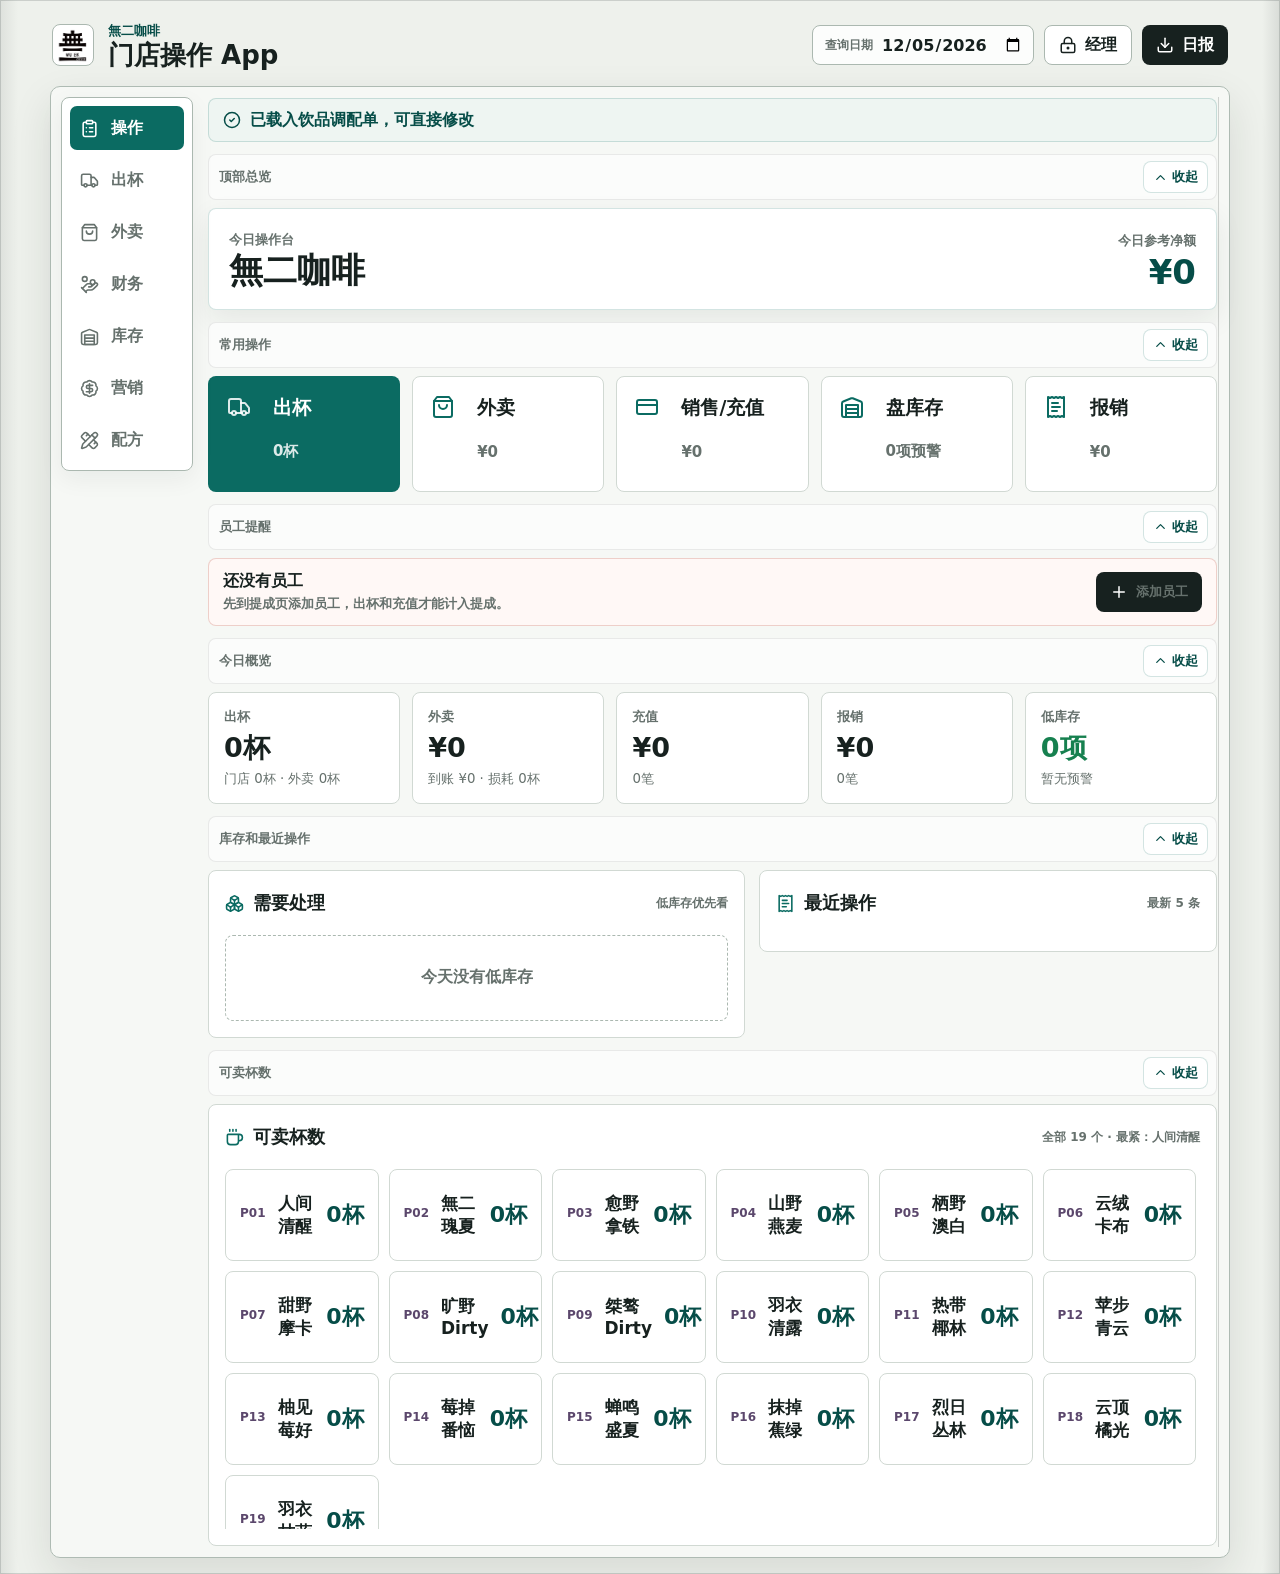
<file: index.html>
<!doctype html>
<html lang="zh-CN">
  <head>
    <meta charset="UTF-8" />
    <meta name="viewport" content="width=device-width, initial-scale=1.0" />
    <meta name="theme-color" content="#0b6b62" />
    <meta name="apple-mobile-web-app-capable" content="yes" />
    <meta name="apple-mobile-web-app-title" content="無二咖啡" />
    <meta name="apple-mobile-web-app-status-bar-style" content="default" />
    <link rel="manifest" href="./manifest.webmanifest" />
    <link rel="icon" href="./app-icon.svg" type="image/svg+xml" />
    <link rel="apple-touch-icon" href="./apple-touch-icon.png" />
    <title>無二咖啡门店操作 App</title>
    <script type="module" crossorigin src="./assets/index-Cb_c80yD.js"></script>
    <link rel="stylesheet" crossorigin href="./assets/index-DgXitWf4.css">
  </head>
  <body>
    <div id="root"></div>
  </body>
</html>
</file>
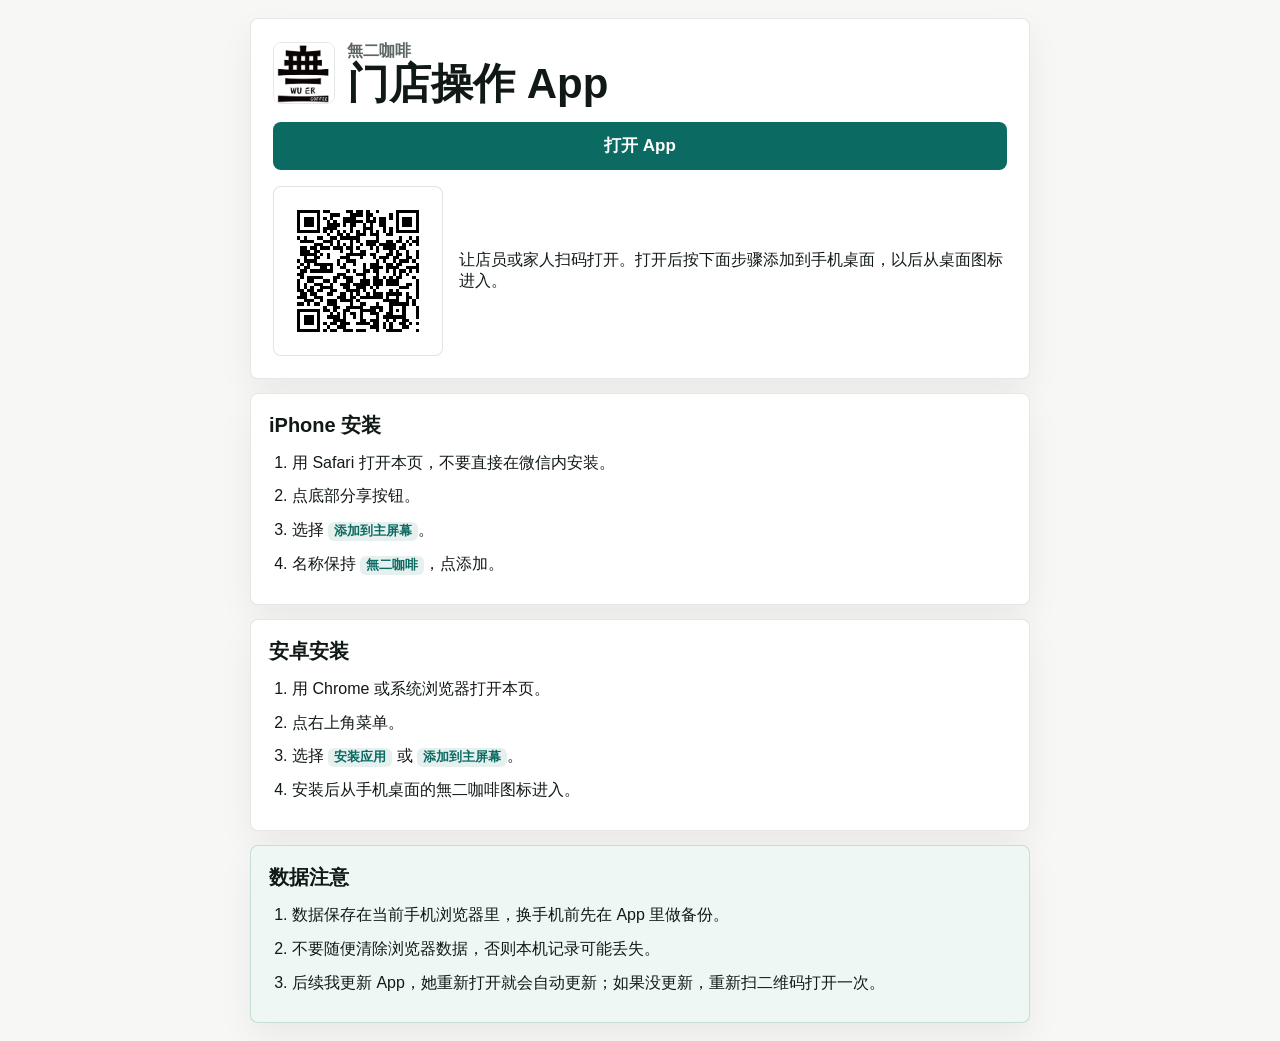
<file: install.html>
<!doctype html>
<html lang="zh-CN">
  <head>
    <meta charset="UTF-8" />
    <meta name="viewport" content="width=device-width, initial-scale=1.0" />
    <meta name="theme-color" content="#0b6b62" />
    <meta name="apple-mobile-web-app-capable" content="yes" />
    <meta name="apple-mobile-web-app-title" content="無二咖啡" />
    <meta name="apple-mobile-web-app-status-bar-style" content="default" />
    <link rel="manifest" href="./manifest.webmanifest" />
    <link rel="icon" href="./app-icon.svg" type="image/svg+xml" />
    <link rel="apple-touch-icon" href="./apple-touch-icon.png" />
    <title>安装無二咖啡 App</title>
    <style>
      :root {
        color: #111916;
        background: #f7f8f5;
        font-family:
          -apple-system, BlinkMacSystemFont, "SF Pro Display", "PingFang SC",
          "Microsoft YaHei", sans-serif;
      }

      * {
        box-sizing: border-box;
      }

      body {
        margin: 0;
        padding: 18px;
      }

      main {
        width: min(780px, 100%);
        margin: 0 auto;
        display: grid;
        gap: 14px;
      }

      .hero,
      .card {
        border: 1px solid rgba(16, 24, 22, 0.1);
        border-radius: 8px;
        background: #fff;
        box-shadow: 0 14px 34px rgba(16, 24, 22, 0.06);
      }

      .hero {
        display: grid;
        gap: 16px;
        padding: 22px;
      }

      .brand {
        display: flex;
        align-items: center;
        gap: 12px;
      }

      .brand img {
        width: 62px;
        height: 62px;
        border: 1px solid rgba(16, 24, 22, 0.1);
        border-radius: 8px;
        object-fit: cover;
      }

      h1,
      h2,
      p {
        margin: 0;
      }

      h1 {
        font-size: clamp(28px, 8vw, 42px);
        line-height: 1.04;
      }

      h2 {
        font-size: 20px;
      }

      .eyebrow,
      small {
        color: #5c6662;
        font-weight: 800;
      }

      .primary-link {
        display: inline-flex;
        min-height: 48px;
        align-items: center;
        justify-content: center;
        border-radius: 8px;
        background: #0b6b62;
        color: #fff;
        font-size: 17px;
        font-weight: 900;
        text-decoration: none;
      }

      .qr-grid {
        display: grid;
        grid-template-columns: 170px 1fr;
        gap: 16px;
        align-items: center;
      }

      .qr-grid img {
        width: 170px;
        height: 170px;
        padding: 10px;
        border: 1px solid rgba(16, 24, 22, 0.12);
        border-radius: 8px;
        background: #fff;
      }

      .card {
        padding: 18px;
      }

      ol {
        margin: 12px 0 0;
        padding-left: 23px;
      }

      li {
        margin: 9px 0;
        line-height: 1.55;
      }

      .note {
        border-color: rgba(11, 107, 98, 0.18);
        background: #eef7f3;
      }

      code {
        border-radius: 6px;
        background: rgba(11, 107, 98, 0.1);
        padding: 2px 6px;
        color: #0b6b62;
        font-weight: 800;
      }

      @media (max-width: 620px) {
        body {
          padding: 12px;
        }

        .hero,
        .card {
          padding: 16px;
        }

        .qr-grid {
          grid-template-columns: 1fr;
        }
      }
    </style>
  </head>
  <body>
    <main>
      <section class="hero">
        <div class="brand">
          <img src="./wuer-logo.jpg" alt="" />
          <div>
            <p class="eyebrow">無二咖啡</p>
            <h1>门店操作 App</h1>
          </div>
        </div>
        <a class="primary-link" href="./?v=app">打开 App</a>
        <div class="qr-grid">
          <img src="./app-qr.svg" alt="無二咖啡 App 二维码" />
          <p>
            让店员或家人扫码打开。打开后按下面步骤添加到手机桌面，以后从桌面图标进入。
          </p>
        </div>
      </section>

      <section class="card">
        <h2>iPhone 安装</h2>
        <ol>
          <li>用 Safari 打开本页，不要直接在微信内安装。</li>
          <li>点底部分享按钮。</li>
          <li>选择 <code>添加到主屏幕</code>。</li>
          <li>名称保持 <code>無二咖啡</code>，点添加。</li>
        </ol>
      </section>

      <section class="card">
        <h2>安卓安装</h2>
        <ol>
          <li>用 Chrome 或系统浏览器打开本页。</li>
          <li>点右上角菜单。</li>
          <li>选择 <code>安装应用</code> 或 <code>添加到主屏幕</code>。</li>
          <li>安装后从手机桌面的無二咖啡图标进入。</li>
        </ol>
      </section>

      <section class="card note">
        <h2>数据注意</h2>
        <ol>
          <li>数据保存在当前手机浏览器里，换手机前先在 App 里做备份。</li>
          <li>不要随便清除浏览器数据，否则本机记录可能丢失。</li>
          <li>后续我更新 App，她重新打开就会自动更新；如果没更新，重新扫二维码打开一次。</li>
        </ol>
      </section>
    </main>
  </body>
</html>
</file>
<file: assets/index-DgXitWf4.css>
:root{color-scheme:light;--ink: #17211f;--muted: #66716d;--line: #d1d9d3;--line-strong: #abb8b0;--page: #eef1ec;--frame-line: #aebbb3;--surface: #ffffff;--surface-tint: #eef5f2;--primary: #0b6b62;--primary-deep: #064d48;--accent: #b94b3c;--amber: #be7a19;--plum: #5b476c;--danger: #bb2f2f;--success: #16804f;--shadow: 0 10px 28px rgba(24, 33, 31, .08);--frame-shadow: 0 16px 42px rgba(24, 33, 31, .11);font-family:Inter,ui-sans-serif,system-ui,-apple-system,BlinkMacSystemFont,Segoe UI,PingFang SC,Microsoft YaHei,sans-serif}*{box-sizing:border-box}body{margin:0;min-width:320px;min-height:100vh;background:linear-gradient(90deg,rgba(24,33,31,.08),transparent 18px,transparent calc(100% - 18px),rgba(24,33,31,.1)),var(--page);color:var(--ink)}button,input,select{font:inherit}button{cursor:pointer}button:disabled{cursor:not-allowed;opacity:.55}.app-shell{min-height:100vh;padding:16px;box-shadow:inset 0 0 0 1px #18211f29}.topbar{display:flex;align-items:center;justify-content:space-between;gap:16px;max-width:1180px;margin:0 auto 12px;padding:6px 2px}.brand-lockup{display:flex;align-items:center;gap:14px}.brand-mark{display:grid;width:42px;height:42px;place-items:center;overflow:hidden;border:1px solid var(--line-strong);border-radius:8px;background:var(--surface);color:var(--primary-deep)}.brand-mark img{width:100%;height:100%;padding:4px;object-fit:contain}.eyebrow{margin:0 0 2px;color:var(--primary-deep);font-size:13px;font-weight:800;letter-spacing:0}h1,h2,p{margin:0}h1{font-size:26px;line-height:1;letter-spacing:0}.topbar-actions,.button-row{display:flex;align-items:center;gap:10px;flex-wrap:wrap}.date-pill,.date-filter,.icon-button,.primary-button,.ghost-icon{display:inline-flex;align-items:center;justify-content:center;min-height:40px;border-radius:8px}.date-pill{padding:0 13px;border:1px solid var(--line-strong);background:#ffffffd6;color:var(--muted);font-weight:750;white-space:nowrap}.date-filter{gap:8px;padding:0 10px 0 12px;border:1px solid var(--line-strong);background:#ffffffd6;white-space:nowrap}.date-filter span{color:var(--muted);font-size:12px;font-weight:850}.date-filter input{width:142px;min-height:34px;border:0;background:transparent;padding:0;color:var(--ink);font-weight:850}.icon-button,.primary-button{gap:8px;padding:0 14px;border:0;background:var(--ink);color:#fff;font-weight:800}.icon-button.quiet{border:1px solid var(--line-strong);background:var(--surface);color:var(--ink)}.owner-live{background:var(--plum)}.owner-login{display:flex;align-items:center;gap:8px}.owner-login input{width:136px;min-height:40px}.owner-login .icon-button{min-height:40px}.backup-file-input{display:none}.primary-button{width:fit-content;background:var(--primary)}.warn-button{background:var(--accent)}.workspace{display:grid;grid-template-columns:132px minmax(0,1fr);gap:14px;max-width:1180px;margin:0 auto;padding:10px;border:1px solid var(--frame-line);border-radius:10px;background:#ffffff75;box-shadow:var(--frame-shadow)}.side-rail{display:flex;flex-direction:column;gap:8px;align-self:start;position:sticky;top:18px;padding:8px;border:1px solid var(--line-strong);border-radius:8px;background:var(--surface);box-shadow:0 8px 24px #18211f0f}.rail-item{display:grid;grid-template-columns:22px 1fr;align-items:center;gap:9px;min-height:44px;padding:0 10px;border:0;border-radius:7px;background:transparent;color:var(--muted);text-align:left;font-weight:800}.rail-item.active{background:var(--primary);color:#fff}.content-area{min-width:0;padding:1px;border-right:1px solid rgba(24,33,31,.18)}.notice-bar{display:flex;align-items:center;gap:9px;min-height:44px;margin-bottom:12px;padding:0 14px;border:1px solid rgba(11,107,98,.18);border-radius:8px;background:var(--surface-tint);color:var(--primary-deep);font-weight:750}.modal-backdrop{position:fixed;z-index:50;inset:0;display:grid;place-items:center;padding:18px;background:#17211f7a}.shipment-success-modal{display:grid;gap:16px;width:min(560px,100%);max-height:calc(100vh - 36px);overflow:auto;padding:20px;border:1px solid rgba(11,107,98,.22);border-radius:8px;background:var(--surface);box-shadow:0 24px 70px #17211f38}.success-header{display:grid;grid-template-columns:52px minmax(0,1fr);align-items:center;gap:12px}.success-mark{display:grid;width:52px;height:52px;place-items:center;border-radius:8px;background:var(--surface-tint);color:var(--success)}.success-header span,.success-summary-grid span,.success-usage-list>span{color:var(--muted);font-size:13px;font-weight:850}.success-header h2{margin-top:3px;font-size:26px;line-height:1.1}.success-summary-grid{display:grid;grid-template-columns:repeat(2,minmax(0,1fr));gap:10px}.success-summary-grid div{display:grid;gap:4px;min-height:62px;padding:12px;border:1px solid var(--line);border-radius:8px;background:#fbfcfb}.success-summary-grid strong{overflow-wrap:anywhere;font-size:17px}.success-usage-list{display:grid;gap:8px}.success-usage-list div{display:flex;flex-wrap:wrap;gap:8px}.success-usage-list b{display:inline-flex;min-height:32px;align-items:center;padding:0 10px;border-radius:999px;background:var(--surface-tint);color:var(--primary-deep);font-size:13px}.success-actions{display:flex;gap:10px;flex-wrap:wrap}.view-stack{display:grid;gap:12px}.layout-module{display:grid;min-width:0;gap:8px}.layout-module.collapsed{gap:0}.module-move-bar{display:flex;align-items:center;justify-content:space-between;gap:10px;min-height:38px;padding:6px 8px 6px 10px;border:1px solid rgba(16,24,22,.08);border-radius:8px;background:#fbfcfb;color:var(--muted)}.layout-module.collapsed .module-move-bar{border-color:#0b6b6238;background:#f4faf7;color:var(--primary-deep)}.module-move-bar span{min-width:0;overflow-wrap:anywhere;font-size:13px;font-weight:850}.module-move-bar div{display:inline-flex;flex:0 0 auto;gap:6px}.mini-move-button{display:inline-flex;align-items:center;justify-content:center;gap:4px;min-height:32px;padding:0 9px;border:1px solid rgba(16,24,22,.12);border-radius:8px;background:var(--surface);color:var(--ink);font-size:12px;font-weight:900}.module-collapse-button{border-color:#0b6b622e;color:var(--primary-deep)}.layout-module.collapsed>:not(.module-move-bar){display:none}.mini-move-button:disabled{cursor:not-allowed;opacity:.38}.operation-hero{display:flex;align-items:flex-end;justify-content:space-between;gap:14px;min-height:96px;padding:20px;border:1px solid rgba(11,107,98,.18);border-radius:8px;background:var(--surface);box-shadow:var(--shadow)}.operation-hero h2{margin-top:4px;font-size:34px;line-height:1.05}.section-kicker,.hero-total span{color:var(--muted);font-size:13px;font-weight:850}.hero-total{display:grid;gap:5px;min-width:160px;text-align:right}.hero-total strong{color:var(--primary-deep);font-size:34px;line-height:1}.operator-board{display:grid;grid-template-columns:repeat(auto-fit,minmax(160px,1fr));gap:12px}.operator-action{display:grid;grid-template-columns:34px 1fr;align-items:start;gap:10px 12px;min-height:116px;padding:18px;border:1px solid var(--line);border-radius:8px;background:var(--surface);color:var(--ink);text-align:left}.operator-action svg{grid-row:span 2;color:var(--primary)}.operator-action span{font-size:19px;font-weight:900}.operator-action strong{grid-column:2;color:var(--muted);font-size:15px;font-weight:800}.operator-action.primary-action{border-color:#0b6b6247;background:var(--primary);color:#fff}.operator-action.primary-action svg,.operator-action.primary-action strong{color:#ffffffdb}.setup-strip{display:flex;align-items:center;justify-content:space-between;gap:12px;min-height:64px;padding:12px 14px;border:1px solid rgba(185,75,60,.24);border-radius:8px;background:#fff8f6}.setup-strip div{display:grid;gap:3px}.setup-strip span{color:var(--muted);font-size:13px;font-weight:750}.metric-grid,.daily-strip{display:grid;grid-template-columns:repeat(4,minmax(0,1fr));gap:12px}.daily-strip{grid-template-columns:repeat(5,minmax(0,1fr))}.metric-card,.panel,.recipe-card,.stock-row,.capacity-tile,.product-button{border:1px solid var(--line);border-radius:8px;background:var(--surface)}.metric-card{display:grid;min-height:112px;align-content:space-between;padding:15px}.metric-card span,.metric-card small,.panel-title span,.stock-row-foot,.movement-row span,.recipe-card p,.product-button small{color:var(--muted)}.metric-card span{font-size:13px;font-weight:850}.metric-card strong{font-size:27px;line-height:1;letter-spacing:0}.metric-card.ok strong{color:var(--success)}.metric-card.warn strong{color:var(--danger)}.two-column{display:grid;grid-template-columns:minmax(0,1.08fr) minmax(340px,.92fr);gap:14px;align-items:start}.panel{min-width:0;padding:16px}.panel-title{display:flex;align-items:center;justify-content:space-between;gap:14px;min-height:34px;margin-bottom:14px}.panel-title div{display:flex;align-items:center;gap:9px;min-width:0}.panel-title svg{color:var(--primary);flex:0 0 auto}.panel-title h2{font-size:18px;line-height:1.15;letter-spacing:0}.panel-title span{font-size:12px;font-weight:750;text-align:right}.stock-list,.movement-list,.recipe-list,.product-list,.recipe-editor{display:grid;gap:10px}.stock-row{padding:13px}.stock-row.low{border-color:#bb2f2f59;background:#fff8f6}.stock-row-main,.stock-row-foot,.movement-row,.recipe-card,.capacity-tile{display:flex;align-items:center;justify-content:space-between;gap:12px}.stock-row-main span,.recipe-card span,.capacity-tile span{display:block;margin-bottom:4px;color:var(--plum);font-size:12px;font-weight:900}.stock-row-main strong{font-size:16px}.stock-row-main b{font-size:20px;white-space:nowrap}.stock-ruler{height:9px;margin:12px 0 9px;overflow:hidden;border-radius:999px;background:#e7ece8}.stock-ruler span{display:block;height:100%;border-radius:inherit;background:linear-gradient(90deg,var(--primary),var(--amber))}.stock-row-foot{font-size:12px;font-weight:750}.movement-row{min-height:56px;padding:10px 0;border-bottom:1px solid var(--line)}.compact-history{margin-top:4px;padding-top:8px;border-top:1px solid var(--line)}.movement-row.detail-button{width:100%;border:0;border-bottom:1px solid var(--line);background:transparent;color:var(--ink);text-align:left}.movement-row.detail-button.active{padding-right:10px;padding-left:10px;border-color:#0b6b6238;border-radius:8px;background:var(--surface-tint)}.movement-row:last-child{border-bottom:0}.movement-row strong,.movement-row span{display:block}.movement-row strong{margin-bottom:3px}.movement-row b{white-space:nowrap}.locked-detail-card,.recharge-detail-card{border:1px solid rgba(11,107,98,.18);border-radius:8px;background:var(--surface-tint)}.locked-detail-card{display:flex;align-items:center;gap:10px;min-height:76px;padding:14px;color:var(--primary-deep)}.locked-detail-card strong,.locked-detail-card span{display:block}.locked-detail-card span{margin-top:3px;color:var(--muted);font-size:12px;font-weight:750}.recharge-detail-card{display:grid;grid-template-columns:repeat(2,minmax(0,1fr));gap:12px;margin-top:12px;padding:14px}.recharge-detail-card div{display:grid;gap:4px;min-width:0}.recharge-detail-card .wide{grid-column:1 / -1}.recharge-detail-card span{color:var(--muted);font-size:12px;font-weight:850}.recharge-detail-card strong{overflow-wrap:anywhere;font-size:15px}.shipment-usage-lines{align-content:start}.shipment-usage-lines strong{padding:7px 9px;border:1px solid var(--line);border-radius:7px;background:#ffffffb3}.detail-actions{display:flex!important;align-items:center;justify-content:space-between}.detail-actions>span{color:var(--muted);font-size:13px;font-weight:800}.danger-action{color:var(--danger)!important}.empty-state{min-height:86px;display:grid;place-items:center;border:1px dashed var(--line-strong);border-radius:8px;color:var(--muted);font-weight:800}.positive{color:var(--success)}.negative,.danger-text{color:var(--danger)}.product-capacity{display:grid;grid-template-columns:repeat(3,minmax(0,1fr));gap:10px}.compact-capacity{grid-template-columns:repeat(6,minmax(0,1fr))}.all-capacity{grid-template-columns:repeat(auto-fill,minmax(138px,1fr));max-height:360px;overflow:auto;padding-right:4px}.capacity-tile{min-height:92px;padding:14px}.compact-capacity .capacity-tile{display:grid;align-content:space-between;min-height:86px;padding:12px}.capacity-tile strong{display:block;font-size:17px}.capacity-tile b{color:var(--primary-deep);font-size:22px;white-space:nowrap}.compact-list .stock-row{padding:12px}.compact-list .stock-ruler{display:none}.compact-list .stock-row-foot{margin-top:8px}.price-sheet-panel{display:grid;gap:4px}.price-sheet-groups{display:grid;gap:12px}.price-sheet-group{display:grid;gap:8px}.price-group-title{display:flex;align-items:center;justify-content:space-between;gap:12px;min-height:32px;padding-bottom:6px;border-bottom:1px solid var(--line)}.price-group-title span{color:var(--muted);font-size:12px;font-weight:800}.price-sheet-list{display:grid;gap:8px}.price-sheet-row{display:grid;grid-template-columns:minmax(180px,1fr) minmax(120px,.32fr) minmax(160px,.45fr);gap:10px;align-items:end;min-height:76px;padding:12px;border:1px solid var(--line);border-radius:8px;background:#fbfcfb}.price-product-cell{display:grid;min-width:0;gap:3px}.price-product-cell span,.price-product-cell small{color:var(--muted);font-size:12px;font-weight:800}.price-product-cell strong{min-width:0;overflow-wrap:anywhere;font-size:17px}.compact-price-field{gap:5px}.compact-price-field input{height:42px}.form-panel{display:grid;gap:13px}.shipment-workbench{display:grid;grid-template-columns:minmax(0,.92fr) minmax(360px,1.08fr);gap:14px;align-items:start}.shipment-entry-stack{display:grid;gap:12px}.shipment-counter-panel{background:linear-gradient(180deg,#fff,#f7fbf9)}.shipment-counter-grid{display:grid;grid-template-columns:repeat(3,minmax(0,1fr));gap:10px}.shipment-counter{display:grid;min-height:112px;align-content:space-between;padding:13px;border:1px solid var(--line);border-radius:8px;background:var(--surface)}.shipment-counter.primary{border-color:#0b6b6247;background:var(--primary-deep);color:#fff}.shipment-counter span{color:var(--muted);font-size:12px;font-weight:850}.shipment-counter.primary span,.shipment-counter.primary b{color:#ffffffc7}.shipment-counter strong{color:var(--ink);font-size:34px;line-height:.95;letter-spacing:0}.shipment-counter.primary strong{color:#fff}.shipment-counter small{margin-left:2px;font-size:15px}.shipment-counter b{min-width:0;overflow-wrap:anywhere;color:var(--primary-deep);font-size:13px}.today-product-panel{min-height:100%}.product-total-list{display:grid;gap:9px;max-height:460px;overflow:auto;padding-right:4px}.product-total-row{display:flex;align-items:center;justify-content:space-between;gap:12px;width:100%;min-height:64px;padding:12px;border:1px solid var(--line);border-radius:8px;background:var(--surface);color:inherit;text-align:left}.product-total-row.active{border-color:#0b6b6252;background:var(--surface-tint)}.product-total-row div{display:grid;min-width:0;gap:4px}.product-total-row strong,.product-total-row span{min-width:0;overflow-wrap:anywhere}.product-total-row span{color:var(--muted);font-size:12px;font-weight:750}.product-total-row b{flex:0 0 auto;color:var(--primary-deep);font-size:22px;white-space:nowrap}.confirm-shipment-button{width:100%;min-height:54px;font-size:18px}.form-grid{display:grid;grid-template-columns:repeat(2,minmax(0,1fr));gap:12px}.form-grid.five{grid-template-columns:.65fr 1.2fr .7fr .9fr .9fr}.member-phone-hint{display:flex;align-items:center;gap:8px;min-height:42px;padding:0 12px;border:1px solid rgba(11,107,98,.18);border-radius:8px;background:var(--surface-tint);color:var(--primary-deep);font-size:13px;font-weight:850}.member-phone-hint svg{flex:0 0 auto}.member-phone-hint span{min-width:0}label{display:grid;gap:7px}label>span{color:var(--muted);font-size:12px;font-weight:850}input,select{width:100%;min-height:42px;border:1px solid var(--line-strong);border-radius:7px;background:#fbfcfb;color:var(--ink);padding:0 11px;outline:none}input:focus,select:focus,button:focus-visible{border-color:var(--primary);box-shadow:0 0 0 3px #0b6b6229}.usage-preview{display:grid;gap:9px;padding:12px;border:1px dashed var(--line-strong);border-radius:8px;background:#fbfcfb}.usage-preview.empty{color:var(--muted);font-weight:750}.usage-preview.has-warning{border-color:#bb2f2f73;background:#fff8f6}.usage-preview>div{display:flex;flex-wrap:wrap;gap:7px}.usage-chip{display:inline-flex;align-items:center;min-height:30px;padding:0 10px;border-radius:999px;background:var(--surface-tint);color:var(--primary-deep);font-size:13px;font-weight:850}.usage-chip.over{background:#ffe1dd;color:var(--danger)}.usage-preview small{color:var(--danger);font-weight:800}.commission-layout{grid-template-columns:minmax(0,1.2fr) minmax(360px,.8fr)}.finance-sales-layout{grid-template-columns:minmax(0,1.1fr) minmax(340px,.9fr)}.finance-product-list{max-height:360px}.finance-product-list .product-total-row b{font-size:18px}.finance-ledger{display:grid;gap:10px}.finance-ledger div{display:flex;align-items:center;justify-content:space-between;gap:12px;min-height:52px;padding:10px 12px;border:1px solid var(--line);border-radius:8px;background:#fbfcfb}.finance-ledger span{color:var(--muted);font-size:13px;font-weight:850}.finance-ledger strong{color:var(--primary-deep);font-size:20px}.finance-warning{display:flex;align-items:center;gap:8px;margin-top:12px;padding:11px 12px;border:1px solid rgba(187,47,47,.22);border-radius:8px;background:#fff8f6;color:var(--danger);font-size:13px;font-weight:850}.commission-table{overflow-x:auto}.commission-head,.commission-row{display:grid;grid-template-columns:1fr .72fr 1fr 1fr 1fr 1fr;gap:10px;align-items:center;min-width:720px}.commission-head{min-height:34px;color:var(--muted);font-size:12px;font-weight:900}.commission-row{min-height:56px;border-top:1px solid var(--line)}.commission-row span{min-width:0}.commission-row b{color:var(--primary-deep);font-size:17px}.commission-table.compact .commission-head,.commission-table.compact .commission-row{min-width:640px}.commission-preview{display:grid;grid-template-columns:minmax(0,1fr) auto;align-items:center;gap:4px 12px;min-height:52px;padding:12px;border:1px solid rgba(11,107,98,.18);border-radius:8px;background:var(--surface-tint)}.commission-preview span{color:var(--muted);font-size:13px;font-weight:850}.commission-preview strong{color:var(--primary-deep);font-size:22px}.commission-preview small{grid-column:1 / -1;color:var(--muted);font-size:12px;font-weight:750}.settings-panel{display:grid;gap:16px}.staff-manager,.panel-subsection{display:grid;gap:10px;padding-top:14px;border-top:1px solid var(--line)}.staff-title{display:flex;align-items:center;gap:8px;color:var(--primary-deep)}.staff-add{display:grid;grid-template-columns:minmax(0,1fr) auto;gap:8px}.staff-list{display:grid;gap:8px}.staff-row{display:grid;grid-template-columns:minmax(0,1fr) 86px;gap:8px;align-items:center}.toggle-label{display:inline-flex;align-items:center;justify-content:center;gap:7px;min-height:42px;padding:0 10px;border:1px solid var(--line-strong);border-radius:7px;background:#fbfcfb;color:var(--muted);font-size:13px;font-weight:850}.toggle-label input{width:16px;min-height:16px}.toggle-label span{color:inherit;font-size:inherit}.recipe-card{min-height:72px;padding:12px;align-items:flex-start}.recipe-card strong{display:block}.recipe-card p{max-width:62%;font-size:13px;line-height:1.45;text-align:right}.inventory-table{overflow-x:auto}.stock-entry-panel{display:grid;gap:14px}.category-manager{display:grid;gap:12px}.category-add-row{display:grid;grid-template-columns:minmax(0,1fr) auto;gap:10px}.category-manage-grid{display:grid;grid-template-columns:repeat(2,minmax(0,1fr));gap:10px}.category-manage-row{display:grid;grid-template-columns:minmax(0,1fr) auto 42px;align-items:center;gap:8px;min-height:52px;padding:7px;border:1px solid var(--line);border-radius:8px;background:#fbfcfb}.category-manage-row span{color:var(--muted);font-size:12px;font-weight:850;white-space:nowrap}.inventory-mode-panel{display:grid;grid-template-columns:repeat(3,minmax(0,1fr));gap:10px}.inventory-mode{display:grid;grid-template-columns:30px minmax(0,1fr);grid-template-rows:auto auto;align-items:center;gap:2px 10px;min-height:74px;padding:12px;border:1px solid var(--line);border-radius:8px;background:var(--surface);color:var(--ink);text-align:left;box-shadow:var(--shadow-soft)}.inventory-mode svg{grid-row:1 / 3;color:var(--primary)}.inventory-mode strong{overflow:hidden;font-size:16px;font-weight:950;text-overflow:ellipsis;white-space:nowrap}.inventory-mode span{overflow:hidden;color:var(--muted);font-size:12px;font-weight:800;text-overflow:ellipsis;white-space:nowrap}.inventory-mode.active{border-color:var(--primary);background:var(--primary);color:#fff}.inventory-mode.active svg,.inventory-mode.active span{color:#ffffffdb}.category-tabs{display:flex;gap:8px;flex-wrap:wrap}.category-tab{min-height:36px;padding:0 13px;border:1px solid var(--line);border-radius:8px;background:var(--surface);color:var(--muted);font-weight:850}.category-tab.active{border-color:var(--primary);background:var(--primary);color:#fff}.stock-entry-grid{display:grid;grid-template-columns:repeat(3,minmax(0,1fr));gap:10px;max-height:460px;overflow:auto;padding-right:4px}.stock-entry-row{display:grid;grid-template-columns:minmax(0,1fr) 110px;align-items:center;gap:10px;min-height:66px;padding:10px;border:1px solid var(--line);border-radius:8px;background:#fbfcfb}.stock-entry-row>span{min-width:0;color:var(--ink);font-size:14px}.stock-entry-row b{display:inline-flex;margin-right:6px;color:var(--plum);font-size:12px}.stock-entry-row small{display:block;margin-top:4px;color:var(--muted);font-size:12px;font-weight:750}.table-head,.table-row{display:grid;gap:8px;align-items:center}.inventory-table.has-cost .table-head,.inventory-table.has-cost .table-row{grid-template-columns:.62fr 1.15fr .82fr .62fr .86fr .86fr .9fr .82fr .82fr .9fr 44px;min-width:1360px}.inventory-table.staff-view .table-head,.inventory-table.staff-view .table-row{grid-template-columns:.62fr 1.25fr .85fr .62fr .82fr .82fr .9fr 44px;min-width:960px}.table-head{min-height:34px;color:var(--muted);font-size:12px;font-weight:900}.table-row{min-height:54px;padding:7px 0;border-top:1px solid var(--line)}.table-row input,.table-row select{min-height:38px}.table-row b small{margin-left:2px;color:var(--muted);font-size:11px;font-weight:800}.ghost-icon{width:38px;border:1px solid var(--line);background:var(--surface);color:var(--muted)}.ghost-icon:hover{color:var(--danger)}.compact-form .primary-button{justify-self:start}.product-button{display:grid;gap:4px;width:100%;min-height:78px;padding:12px;text-align:left;color:var(--ink)}.product-button.active{border-color:var(--primary);background:var(--surface-tint);box-shadow:inset 3px 0 0 var(--primary)}.product-button.new{align-items:center;grid-template-columns:24px 1fr}.product-button.new small{grid-column:2}.product-button span{color:var(--plum);font-size:12px;font-weight:900}.product-button strong{font-size:16px}.product-button small{overflow:hidden;text-overflow:ellipsis;white-space:nowrap}.recipe-cost-card{display:grid;grid-template-columns:minmax(0,1fr) auto;gap:4px 16px;align-items:center;min-height:66px;padding:14px;border:1px solid rgba(11,107,98,.18);border-radius:8px;background:var(--surface-tint)}.recipe-cost-card span,.recipe-cost-card small{color:var(--muted);font-size:13px;font-weight:850}.recipe-cost-card strong{color:var(--primary-deep);font-size:28px}.recipe-cost-card small{grid-column:1 / -1}.recipe-tabs{padding-bottom:2px}.recipe-editor{max-height:430px;overflow:auto;padding-right:2px}.recipe-editor label{grid-template-columns:minmax(0,1fr) 132px;align-items:center;min-height:50px;padding:8px 0;border-bottom:1px solid var(--line)}.recipe-editor label:last-child{border-bottom:0}.recipe-editor span{color:var(--ink);font-size:14px}.recipe-editor small{display:inline-flex;margin-left:8px;color:var(--muted);font-size:12px}@media(max-width:1100px){.metric-grid,.daily-strip,.operator-board,.product-capacity,.compact-capacity{grid-template-columns:repeat(2,minmax(0,1fr))}.two-column,.shipment-workbench{grid-template-columns:1fr}.form-grid.five{grid-template-columns:repeat(2,minmax(0,1fr))}}@media(max-width:760px){.app-shell{padding:10px}.topbar{align-items:flex-start;flex-direction:column;gap:10px}.topbar-actions{width:100%}.topbar-actions .icon-button,.topbar-actions .date-pill,.topbar-actions .date-filter{flex:1}.date-filter,.date-filter input{width:100%}.shipment-success-modal{padding:16px}.success-summary-grid{grid-template-columns:1fr}.success-actions{flex-direction:column}.success-actions .primary-button,.success-actions .icon-button,.owner-login{width:100%}.owner-login input{flex:2;width:auto}.workspace{display:block}.side-rail{position:static;z-index:5;top:0;display:grid;grid-template-columns:repeat(7,minmax(0,1fr));gap:6px;overflow:visible;margin-bottom:10px;padding:6px}.rail-item{display:grid;grid-template-columns:1fr;justify-items:center;gap:3px;min-width:0;padding:0 5px;font-size:12px}.rail-item span{white-space:nowrap}.metric-grid,.operator-board,.product-capacity,.shipment-counter-grid,.price-sheet-row,.form-grid,.form-grid.five,.inventory-mode-panel,.category-add-row,.category-manage-grid,.stock-entry-grid{grid-template-columns:1fr}.daily-strip,.compact-capacity,.all-capacity{grid-template-columns:repeat(2,minmax(0,1fr))}.operation-hero{align-items:flex-start;flex-direction:column;min-height:0;padding:16px}.operation-hero h2,.hero-total strong{font-size:28px}.hero-total{width:100%;min-width:0;text-align:left}.operator-board{grid-template-columns:repeat(2,minmax(0,1fr))}.operator-action{grid-template-columns:30px 1fr;min-height:94px;padding:14px}.operator-action span{font-size:17px}.operator-action strong{font-size:13px}.metric-card{min-height:88px}.setup-strip{align-items:stretch;flex-direction:column}.setup-strip .icon-button{width:100%}.stock-entry-grid{max-height:none;overflow:visible;padding-right:0}.panel-title{align-items:flex-start;flex-direction:column;gap:6px}.panel-title span{text-align:left}.recipe-card{display:grid}.recipe-card p{max-width:none;text-align:left}.capacity-tile,.stock-row-main{align-items:flex-start;flex-direction:column}.recipe-editor label,.recharge-detail-card{grid-template-columns:1fr}.commission-head{display:none}.commission-head,.commission-row,.commission-table.compact .commission-head,.commission-table.compact .commission-row{min-width:0}.commission-row{grid-template-columns:1fr;gap:8px;padding:12px 0}.commission-row strong{font-size:16px}.commission-row span,.commission-row b{display:flex;align-items:center;justify-content:space-between;gap:12px}.commission-row span:before,.commission-row b:before{content:attr(data-label);color:var(--muted);font-size:12px;font-weight:850}.staff-add,.staff-row{grid-template-columns:minmax(0,1fr) auto}}
</file>
